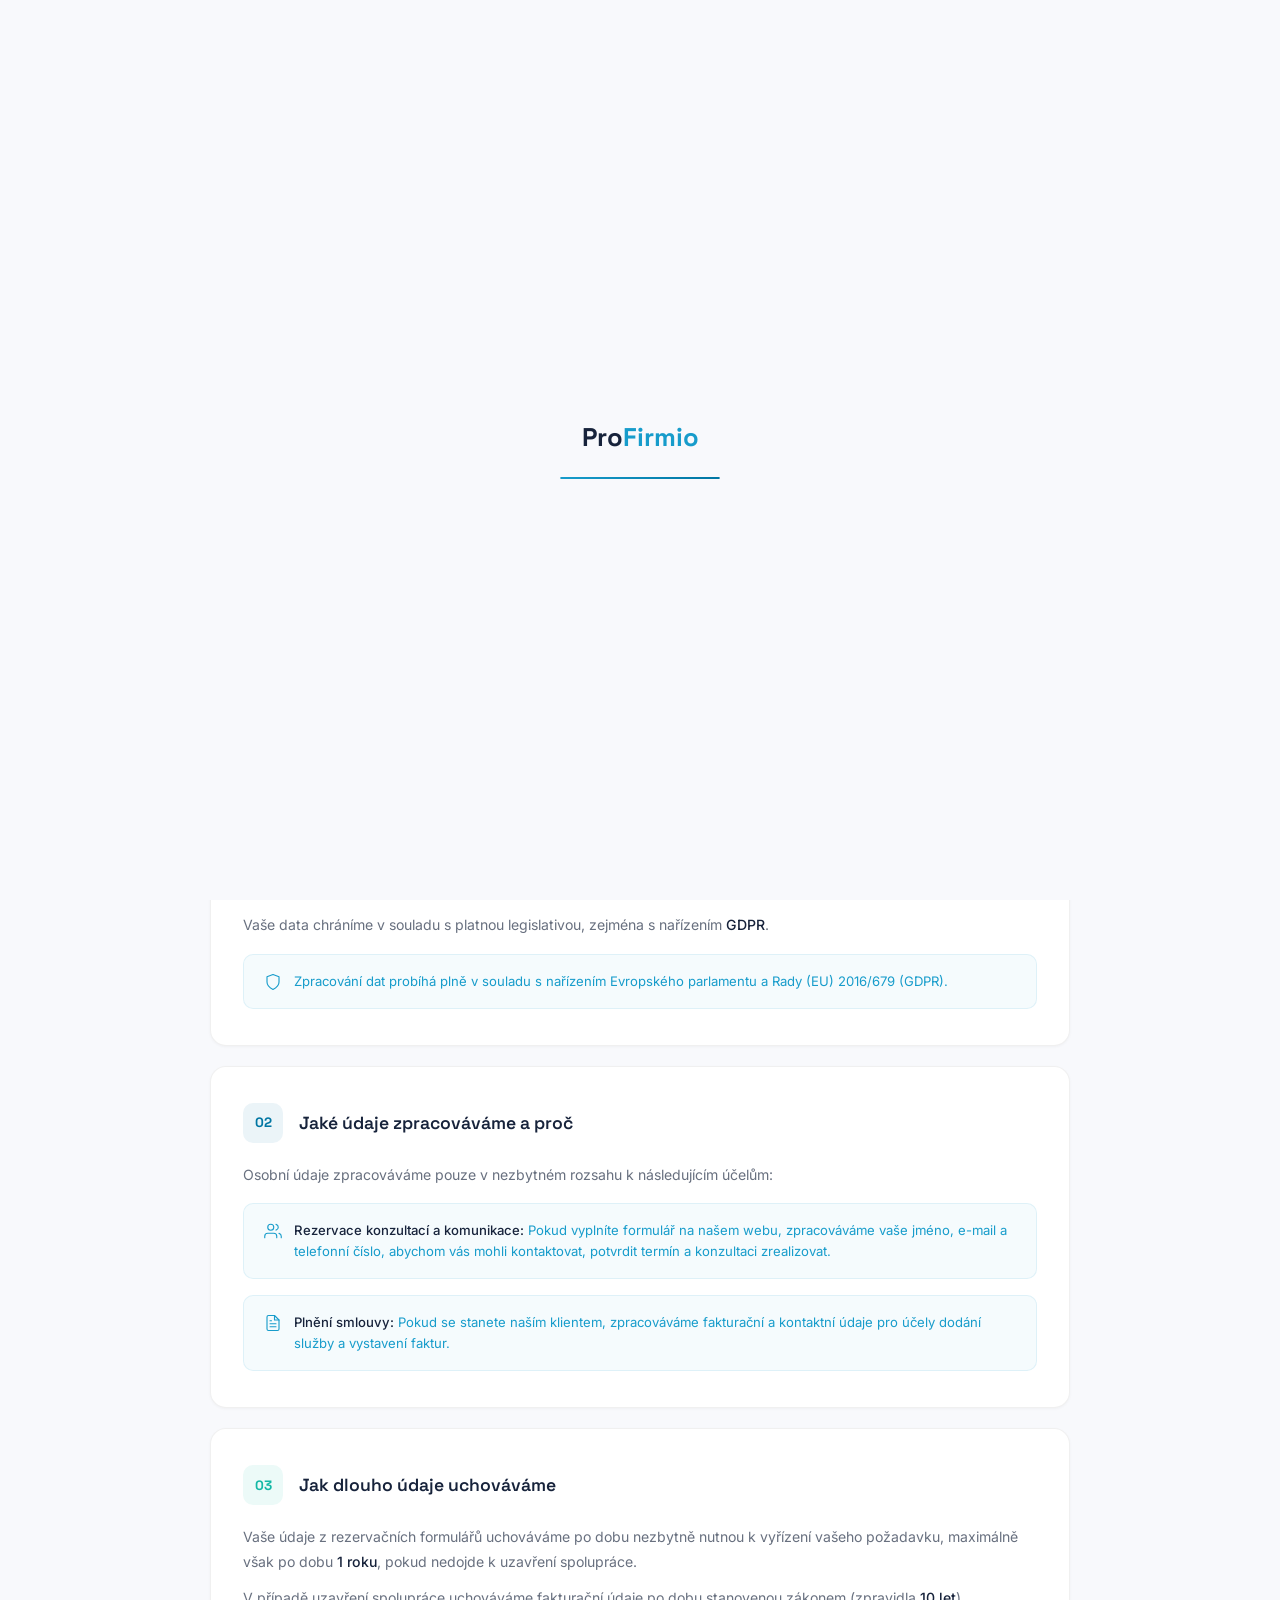
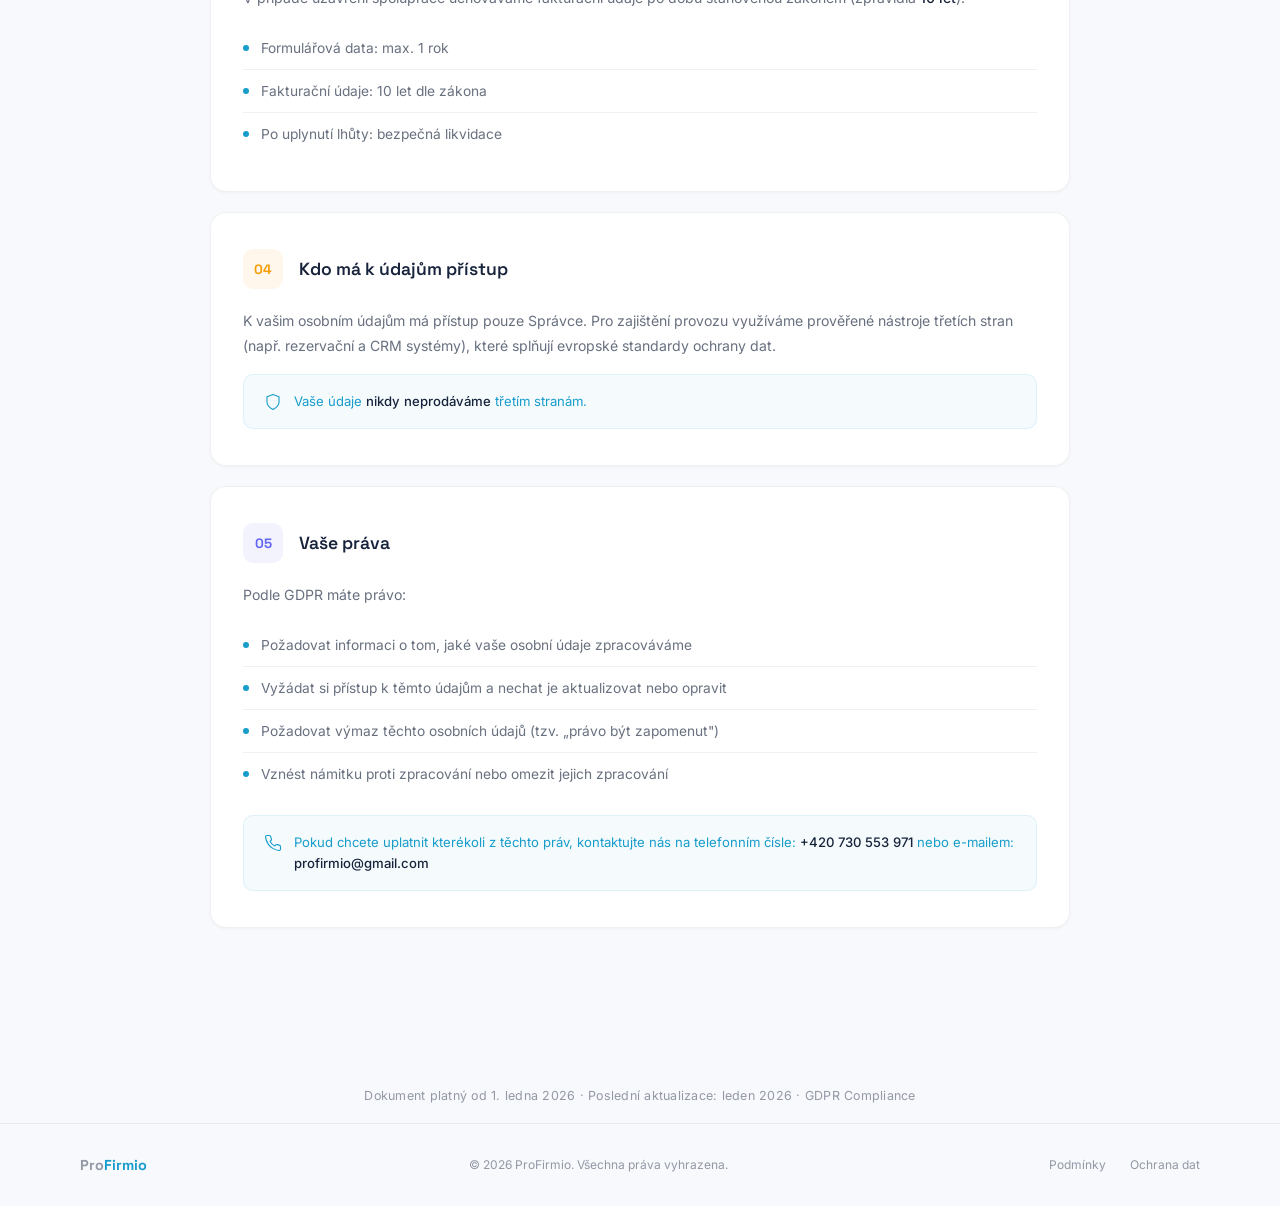
<file: gdpr.html>
<!DOCTYPE html>
<html lang="cs">
<head>
  <meta charset="UTF-8" />
  <meta name="viewport" content="width=device-width, initial-scale=1.0" />
  <title>Ochrana osobních údajů | KochTech</title>
  <style>
   @import url('https://fonts.googleapis.com/css2?family=Inter:wght@300;400;500;600;700;800&family=Space+Grotesk:wght@400;500;600;700&display=swap');

    *, *::before, *::after { box-sizing: border-box; margin: 0; padding: 0; }

    :root {
      --blue: #179ccb;
      --blue-light: #35c4ed;
      --blue-glow: #35c4ed;
      --purple: #0076a3; /* Nahrazeno tmavším odstínem z loga */
      --purple-light: #0da6d6;
      --bg: #f8f9fc;
      --bg-white: #ffffff;
      --glass-bg: rgba(255,255,255,0.7);
      --glass-border: rgba(0,0,0,0.06);
      --text-primary: #17233b;
      --text-secondary: rgba(23, 35, 59, 0.65);
      --text-muted: rgba(23, 35, 59, 0.45);
      --border-light: rgba(0,0,0,0.06);
      --shadow-sm: 0 1px 3px rgba(0,0,0,0.04);
      --shadow-md: 0 4px 20px rgba(0,0,0,0.06);
      --shadow-lg: 0 12px 40px rgba(0,0,0,0.08);
      --ease-out-expo: cubic-bezier(0.16, 1, 0.3, 1);
      --ease-out-quart: cubic-bezier(0.25, 1, 0.5, 1);
    }

    html { scroll-behavior: smooth; }

    body {
      font-family: 'Inter', sans-serif;
      background: var(--bg);
      color: var(--text-primary);
      overflow-x: hidden;
      -webkit-font-smoothing: antialiased;
    }

    /* ── CUSTOM CURSOR ─────────────────────────── */
    .cursor-dot {
      position: fixed;
      width: 8px; height: 8px;
      background: var(--blue);
      border-radius: 50%;
      pointer-events: none;
      z-index: 9999;
      mix-blend-mode: normal;
      transition: transform 0.15s var(--ease-out-expo);
      will-change: transform;
    }
    .cursor-ring {
      position: fixed;
      width: 36px; height: 36px;
      border: 1px solid rgba(23,156,203,0.3);
      border-radius: 50%;
      pointer-events: none;
      z-index: 9998;
      transition: width 0.4s var(--ease-out-expo), height 0.4s var(--ease-out-expo), border-color 0.3s;
      will-change: transform;
    }
    .cursor-ring.hovering {
      width: 56px; height: 56px;
      border-color: rgba(23,156,203,0.5);
    }

    /* ── GRAIN OVERLAY ─────────────────────────── */
    .grain {
      position: fixed;
      inset: 0;
      z-index: 1;
      pointer-events: none;
      opacity: 0.018;
      background-image: url("data:image/svg+xml,%3Csvg viewBox='0 0 256 256' xmlns='http://www.w3.org/2000/svg'%3E%3Cfilter id='noise'%3E%3CfeTurbulence type='fractalNoise' baseFrequency='0.9' numOctaves='4' stitchTiles='stitch'/%3E%3C/filter%3E%3Crect width='100%25' height='100%25' filter='url(%23noise)' opacity='1'/%3E%3C/svg%3E");
      background-repeat: repeat;
      background-size: 200px 200px;
    }

    /* ── LOADER ─────────────────────────────────── */
    .loader {
      position: fixed;
      inset: 0;
      z-index: 10000;
      background: var(--bg);
      display: flex;
      align-items: center;
      justify-content: center;
      flex-direction: column;
      gap: 24px;
      transition: opacity 0.8s var(--ease-out-expo), visibility 0.8s;
    }
    .loader.hidden { opacity: 0; visibility: hidden; }
    .loader-logo {
      font-family: 'Space Grotesk', sans-serif;
      font-weight: 700;
      font-size: 1.6rem;
      color: var(--text-primary);
      opacity: 0;
      transform: translateY(12px);
      animation: loaderFadeIn 0.6s 0.2s var(--ease-out-expo) forwards;
    }
    .loader-logo span { color: var(--blue); }
    .loader-bar-track {
      width: 160px; height: 2px;
      background: var(--border-light);
      border-radius: 2px;
      overflow: hidden;
      opacity: 0;
      animation: loaderFadeIn 0.6s 0.4s var(--ease-out-expo) forwards;
    }
    .loader-bar {
      width: 0%; height: 100%;
      background: linear-gradient(90deg, var(--blue), var(--purple));
      border-radius: 2px;
      animation: loaderProgress 1.4s 0.5s var(--ease-out-expo) forwards;
    }
    @keyframes loaderFadeIn { to { opacity: 1; transform: translateY(0); } }
    @keyframes loaderProgress { to { width: 100%; } }

    /* ── NAV ────────────────────────────────────── */
    nav {
      position: fixed;
      top: 0; left: 0; right: 0;
      z-index: 1000;
      display: flex;
      align-items: center;
      justify-content: space-between;
      padding: 0 48px;
      height: 72px;
      background: transparent;
      transition: background 0.5s var(--ease-out-quart),
                  backdrop-filter 0.5s var(--ease-out-quart),
                  box-shadow 0.5s;
    }
    nav.scrolled {
      background: rgba(248,249,252,0.85);
      backdrop-filter: blur(24px);
      -webkit-backdrop-filter: blur(24px);
      box-shadow: 0 1px 0 rgba(0,0,0,0.04);
    }
    .nav-logo {
      font-family: 'Space Grotesk', sans-serif;
      font-weight: 700;
      font-size: 1.05rem;
      color: var(--text-primary);
      text-decoration: none;
    }
    .nav-logo span { color: var(--blue); }
    .nav-links {
      display: flex;
      align-items: center;
      gap: 36px;
      list-style: none;
    }
    .nav-links a {
      color: var(--text-secondary);
      text-decoration: none;
      font-size: 0.82rem;
      font-weight: 400;
      transition: color 0.3s;
      position: relative;
      padding: 4px 0;
    }
    .nav-links a::after {
      content: '';
      position: absolute;
      bottom: -2px; left: 0;
      width: 0; height: 1.5px;
      background: var(--blue);
      transition: width 0.4s var(--ease-out-expo);
    }
    .nav-links a:hover { color: var(--text-primary); }
    .nav-links a:hover::after { width: 100%; }
    .nav-cta {
      padding: 8px 20px !important;
      background: rgba(23,156,203,0.08);
      border: 1px solid rgba(23,156,203,0.15);
      border-radius: 6px;
      color: var(--blue) !important;
      font-weight: 500 !important;
      transition: background 0.3s, border-color 0.3s !important;
    }
    .nav-cta::after { display: none !important; }
    .nav-cta:hover {
      background: rgba(23,156,203,0.14) !important;
      border-color: rgba(23,156,203,0.3) !important;
    }

    /* ── HERO HEADER ───────────────────────────── */
    .hero-header {
      position: relative;
      padding: 160px 80px 100px;
      overflow: hidden;
      text-align: center;
    }
    .hero-gradient {
      position: absolute;
      inset: 0;
      overflow: hidden;
      z-index: 0;
    }
    .hero-gradient .orb {
      position: absolute;
      border-radius: 50%;
      filter: blur(120px);
      opacity: 0;
      animation: orbFadeIn 2s var(--ease-out-expo) forwards;
    }
    .orb-1 {
      width: 600px; height: 600px;
      background: radial-gradient(circle, rgba(23,156,203,0.12) 0%, transparent 70%);
      top: -20%; left: 10%;
      animation-delay: 0.3s !important;
    }
    .orb-2 {
      width: 400px; height: 400px;
      background: radial-gradient(circle, rgba(0,118,163,0.1) 0%, transparent 70%);
      top: -10%; right: 15%;
      animation-delay: 0.6s !important;
    }
    .orb-3 {
      width: 300px; height: 300px;
      background: radial-gradient(circle, rgba(53,196,237,0.08) 0%, transparent 70%);
      bottom: 0; left: 40%;
      animation-delay: 0.9s !important;
    }
    @keyframes orbFadeIn { to { opacity: 1; } }

    .hero-grid {
      position: absolute;
      inset: 0;
      z-index: 1;
      background-image:
        linear-gradient(rgba(0,0,0,0.025) 1px, transparent 1px),
        linear-gradient(90deg, rgba(0,0,0,0.025) 1px, transparent 1px);
      background-size: 80px 80px;
      mask-image: radial-gradient(ellipse 70% 70% at 50% 40%, black 0%, transparent 100%);
      -webkit-mask-image: radial-gradient(ellipse 70% 70% at 50% 40%, black 0%, transparent 100%);
    }

    .hero-header-content {
      position: relative;
      z-index: 10;
      max-width: 700px;
      margin: 0 auto;
      text-align: center;
    }
    .hero-header-content .hero-badge {
      margin-left: auto;
      margin-right: auto;
    }
    .hero-badge {
      display: inline-flex;
      align-items: center;
      gap: 8px;
      background: rgba(23,156,203,0.06);
      border: 1px solid rgba(23,156,203,0.12);
      border-radius: 999px;
      padding: 7px 18px;
      font-size: 0.7rem;
      letter-spacing: 0.12em;
      text-transform: uppercase;
      color: var(--blue);
      margin-bottom: 28px;
      font-weight: 600;
      opacity: 0;
      transform: translateY(20px);
      animation: fadeInUp 0.8s 1.8s var(--ease-out-expo) forwards;
    }
    .hero-badge .dot {
      width: 6px; height: 6px;
      background: var(--blue);
      border-radius: 50%;
      animation: pulseDot 2.5s infinite;
    }
    @keyframes pulseDot {
      0%, 100% { opacity: 1; }
      50% { opacity: 0.4; }
    }
    @keyframes fadeInUp {
      to { opacity: 1; transform: translateY(0); }
    }

    .hero-header h1 {
      font-family: 'Space Grotesk', sans-serif;
      font-size: clamp(2.2rem, 4.5vw, 3.4rem);
      font-weight: 700;
      line-height: 1.1;
      letter-spacing: -0.03em;
      color: var(--text-primary);
      margin-bottom: 20px;
      opacity: 0;
      transform: translateY(20px);
      animation: fadeInUp 0.9s 2s var(--ease-out-expo) forwards;
    }
    .hero-header h1 .accent {
      background: linear-gradient(90deg, var(--blue), var(--purple));
      -webkit-background-clip: text;
      -webkit-text-fill-color: transparent;
      background-clip: text;
    }
    .hero-header-sub {
      font-size: 1rem;
      line-height: 1.7;
      color: var(--text-secondary);
      max-width: 520px;
      margin: 0 auto;
      opacity: 0;
      transform: translateY(20px);
      animation: fadeInUp 0.9s 2.2s var(--ease-out-expo) forwards;
    }
    .hero-header-sub strong {
      color: var(--text-primary);
      font-weight: 600;
    }

    /* ── CONTENT AREA ──────────────────────────── */
    .content-area {
      padding: 0 80px 100px;
      position: relative;
      z-index: 10;
    }
    .content-inner {
      max-width: 860px;
      margin: 0 auto;
      /* Offset to visually center content accounting for sidebar */
      padding-left: 0;
    }

    /* ── PROVIDER INFO CARD ────────────────────── */
    .provider-card {
      background: var(--bg-white);
      border: 1px solid var(--border-light);
      border-radius: 16px;
      padding: 32px;
      margin-bottom: 40px;
      box-shadow: var(--shadow-md);
      display: flex;
      align-items: center;
      gap: 24px;
      opacity: 0;
      transform: translateY(30px);
      transition: opacity 0.9s var(--ease-out-expo), transform 0.9s var(--ease-out-expo);
    }
    .provider-card.visible { opacity: 1; transform: translateY(0); }
    .provider-icon {
      width: 56px; height: 56px;
      border-radius: 14px;
      background: linear-gradient(135deg, var(--blue), var(--purple));
      display: flex;
      align-items: center;
      justify-content: center;
      flex-shrink: 0;
    }
    .provider-icon svg { width: 24px; height: 24px; stroke: #fff; fill: none; stroke-width: 1.5; }
    .provider-info h3 {
      font-family: 'Space Grotesk', sans-serif;
      font-size: 1rem;
      font-weight: 600;
      margin-bottom: 4px;
    }
    .provider-info p {
      font-size: 0.82rem;
      color: var(--text-secondary);
      line-height: 1.5;
    }
    .provider-info span {
      color: var(--blue);
      font-weight: 500;
    }

    /* ── SECTION CARDS ─────────────────────────── */
    .terms-card {
      background: var(--bg-white);
      border: 1px solid var(--border-light);
      border-radius: 16px;
      padding: 36px 32px;
      margin-bottom: 20px;
      box-shadow: var(--shadow-sm);
      position: relative;
      overflow: hidden;
      transition: border-color 0.4s, box-shadow 0.4s, transform 0.4s var(--ease-out-expo);
      cursor: default;
      opacity: 0;
      transform: translateY(30px);
    }
    .terms-card.visible { opacity: 1; transform: translateY(0); }
    .terms-card:hover {
      border-color: rgba(23,156,203,0.15);
      box-shadow: var(--shadow-md);
      transform: translateY(-2px);
    }
    .terms-card::before {
      content: '';
      position: absolute;
      top: 0; left: 0;
      width: 3px;
      height: 100%;
      background: linear-gradient(180deg, var(--blue), var(--purple));
      opacity: 0;
      transition: opacity 0.4s;
    }
    .terms-card:hover::before { opacity: 1; }

    .tc-header {
      display: flex;
      align-items: center;
      gap: 16px;
      margin-bottom: 20px;
    }
    .tc-number {
      width: 40px; height: 40px;
      border-radius: 10px;
      display: flex;
      align-items: center;
      justify-content: center;
      font-family: 'Space Grotesk', sans-serif;
      font-weight: 700;
      font-size: 0.85rem;
      flex-shrink: 0;
    }
    .tc-number.blue { background: rgba(23,156,203,0.08); color: var(--blue); }
    .tc-number.purple { background: rgba(0,118,163,0.08); color: var(--purple); }
    .tc-number.teal { background: rgba(20,184,166,0.08); color: #14b8a6; }
    .tc-number.amber { background: rgba(245,158,11,0.08); color: #f59e0b; }
    .tc-number.rose { background: rgba(244,63,94,0.08); color: #f43f5e; }
    .tc-number.indigo { background: rgba(99,102,241,0.08); color: #6366f1; }

    .tc-header h2 {
      font-family: 'Space Grotesk', sans-serif;
      font-size: 1.1rem;
      font-weight: 600;
      color: var(--text-primary);
    }

    .tc-body p {
      font-size: 0.88rem;
      line-height: 1.75;
      color: var(--text-secondary);
    }
    .tc-body p + p { margin-top: 12px; }
    .tc-body strong {
      color: var(--text-primary);
      font-weight: 500;
    }

    /* ── INFO BOX ──────────────────────────────── */
    .info-box {
      background: rgba(23,156,203,0.04);
      border: 1px solid rgba(23,156,203,0.1);
      border-radius: 10px;
      padding: 16px 20px;
      margin-top: 16px;
      display: flex;
      align-items: flex-start;
      gap: 12px;
    }
    .info-box svg {
      width: 18px; height: 18px;
      stroke: var(--blue);
      fill: none;
      stroke-width: 1.5;
      flex-shrink: 0;
      margin-top: 2px;
    }
    .info-box p {
      font-size: 0.82rem !important;
      color: var(--blue) !important;
      line-height: 1.6 !important;
    }

    /* ── KEY POINTS LIST ───────────────────────── */
    .key-points {
      list-style: none;
      margin-top: 16px;
    }
    .key-points li {
      display: flex;
      align-items: flex-start;
      gap: 12px;
      padding: 10px 0;
      border-bottom: 1px solid var(--border-light);
      font-size: 0.86rem;
      color: var(--text-secondary);
      line-height: 1.6;
    }
    .key-points li:last-child { border-bottom: none; }
    .key-points li .kp-dot {
      width: 6px; height: 6px;
      border-radius: 50%;
      background: var(--blue);
      flex-shrink: 0;
      margin-top: 8px;
    }

    /* ── BACK BUTTON ───────────────────────────── */
    .back-btn {
      display: inline-flex;
      align-items: center;
      gap: 8px;
      color: var(--blue);
      font-size: 0.82rem;
      font-weight: 500;
      text-decoration: none;
      padding: 10px 20px;
      background: rgba(23,156,203,0.06);
      border: 1px solid rgba(23,156,203,0.12);
      border-radius: 8px;
      transition: background 0.3s, border-color 0.3s, transform 0.3s var(--ease-out-expo);
      margin-bottom: 40px;
    }
    .back-btn:hover {
      background: rgba(23,156,203,0.12);
      border-color: rgba(23,156,203,0.25);
      transform: translateX(-4px);
    }
    .back-btn svg {
      width: 16px; height: 16px;
      stroke: currentColor;
      fill: none;
      stroke-width: 2;
    }

    /* ── EFFECTIVE DATE FOOTER ─────────────────── */
    .effective-date {
      text-align: center;
      padding: 40px 80px 20px;
      font-size: 0.78rem;
      color: var(--text-muted);
      letter-spacing: 0.02em;
    }

    /* ── FOOTER ─────────────────────────────────── */
    footer {
      padding: 32px 80px;
      border-top: 1px solid var(--border-light);
      display: flex;
      align-items: center;
      justify-content: space-between;
    }
    .footer-logo {
      font-family: 'Space Grotesk', sans-serif;
      font-weight: 700;
      font-size: 0.9rem;
      color: var(--text-muted);
    }
    .footer-logo span { color: var(--blue); }
    footer p {
      font-size: 0.75rem;
      color: var(--text-muted);
      text-align: center;
    }
    footer .footer-links { display: flex; gap: 24px; }
    footer a {
      color: var(--text-muted);
      font-size: 0.75rem;
      text-decoration: none;
      transition: color 0.3s;
    }
    footer a:hover { color: var(--text-primary); }

    /* ── STICKY SIDEBAR NAV ────────────────────── */
    .content-area {
      position: relative;
      padding: 0 80px 100px;
      padding-left: 80px;
    }
    .content-inner {
      max-width: 860px;
      margin: 0 auto;
    }
    .sidebar-nav {
      position: fixed;
      top: 50%;
      left: 28px;
      transform: translateY(-50%);
      width: 200px;
      z-index: 100;
      background: var(--bg-white);
      border: 1px solid var(--border-light);
      border-radius: 16px;
      padding: 20px 0;
      box-shadow: 0 8px 32px rgba(0,0,0,0.06);
    }
    .sidebar-nav-label {
      font-family: 'Space Grotesk', sans-serif;
      font-size: 0.65rem;
      font-weight: 700;
      letter-spacing: 0.12em;
      text-transform: uppercase;
      color: var(--text-muted);
      margin-bottom: 16px;
      padding-left: 16px;
    }
    .sidebar-nav ul {
      list-style: none;
      display: flex;
      flex-direction: column;
      gap: 2px;
    }
    .sidebar-nav a {
      display: flex;
      align-items: center;
      gap: 12px;
      text-decoration: none;
      padding: 10px 16px;
      border-radius: 10px;
      font-size: 0.8rem;
      font-weight: 400;
      color: var(--text-secondary);
      transition: background 0.3s, color 0.3s, transform 0.3s var(--ease-out-expo);
      position: relative;
    }
    .sidebar-nav a:hover {
      background: rgba(23,156,203,0.05);
      color: var(--text-primary);
      transform: translateX(2px);
    }
    .sidebar-nav a.active {
      background: rgba(23,156,203,0.07);
      color: var(--blue);
      font-weight: 500;
    }
    .sidebar-nav a.active::before {
      content: '';
      position: absolute;
      left: 0;
      top: 50%;
      transform: translateY(-50%);
      width: 3px;
      height: 20px;
      background: linear-gradient(180deg, var(--blue), var(--purple));
      border-radius: 0 3px 3px 0;
    }
    .sidebar-num {
      font-family: 'Space Grotesk', sans-serif;
      font-weight: 700;
      font-size: 0.7rem;
      width: 28px;
      height: 28px;
      border-radius: 8px;
      display: flex;
      align-items: center;
      justify-content: center;
      flex-shrink: 0;
      background: rgba(0,0,0,0.03);
      color: var(--text-muted);
      transition: background 0.3s, color 0.3s;
    }
    .sidebar-nav a:hover .sidebar-num {
      background: rgba(23,156,203,0.08);
      color: var(--blue-light);
    }
    .sidebar-nav a.active .sidebar-num {
      background: rgba(23,156,203,0.1);
      color: var(--blue);
    }
    .sidebar-progress {
      margin-top: 24px;
      padding: 0 16px;
    }
    .sidebar-progress-label {
      font-size: 0.68rem;
      color: var(--text-muted);
      margin-bottom: 8px;
      display: flex;
      align-items: center;
      justify-content: space-between;
    }
    .sidebar-progress-track {
      width: 100%;
      height: 3px;
      background: rgba(0,0,0,0.04);
      border-radius: 3px;
      overflow: hidden;
    }
    .sidebar-progress-bar {
      height: 100%;
      width: 0%;
      background: linear-gradient(90deg, var(--blue), var(--purple));
      border-radius: 3px;
      transition: width 0.5s var(--ease-out-expo);
    }

    @media (max-width: 1200px) {
      .sidebar-nav { display: none; }
      .content-area { padding-left: 80px; }
    }

    /* ── SCROLLBAR ──────────────────────────────── */
    ::-webkit-scrollbar { width: 4px; }
    ::-webkit-scrollbar-track { background: transparent; }
    ::-webkit-scrollbar-thumb { background: rgba(0,0,0,0.08); border-radius: 4px; }
    ::-webkit-scrollbar-thumb:hover { background: rgba(0,0,0,0.15); }

    /* ── RESPONSIVE ─────────────────────────────── */
    @media (max-width: 768px) {
      .hero-header { padding: 140px 24px 70px; }
      .content-area { padding: 0 24px 60px !important; padding-left: 24px !important; }
      nav { padding: 0 24px; }
      .nav-links { display: none; }
      footer { padding: 24px; flex-direction: column; gap: 12px; text-align: center; }
      .provider-card { flex-direction: column; text-align: center; }
      .terms-card { padding: 28px 24px; }
    }
  </style>
</head>
<body>

<div class="loader" id="loader">
  <div class="loader-logo">Pro<span>Firmio</span></div>
  <div class="loader-bar-track"><div class="loader-bar"></div></div>
</div>

<div class="grain"></div>
<div class="cursor-dot" id="cursorDot"></div>
<div class="cursor-ring" id="cursorRing"></div>

<nav id="mainNav">
  <a href="#" class="nav-logo">Pro<span>Firmio</span></a>
  <ul class="nav-links">
    <li><a href="index.html#sluzby">Služby</a></li>
    <!-- <li><a href="#">Reference</a></li> -->
    <li><a href="index.html#kontakt" class="nav-cta">Kontakt</a></li>
  </ul>
</nav>

<section class="hero-header">
  <div class="hero-gradient">
    <div class="orb orb-1"></div>
    <div class="orb orb-2"></div>
    <div class="orb orb-3"></div>
  </div>
  <div class="hero-grid"></div>

  <div class="hero-header-content">
    <div class="hero-badge">
      <span class="dot"></span>
      Právní dokumentace
    </div>
    <h1>Zásady ochrany <span class="accent">osobních údajů</span></h1>
    <p class="hero-header-sub">Vaše soukromí bereme vážně. Zde najdete kompletní informace o tom, jak <strong>zpracováváme a chráníme</strong> vaše osobní údaje v souladu s GDPR.</p>
  </div>
</section>

<div class="content-area">
    <!-- Sidebar Navigation -->
    <aside class="sidebar-nav" id="sidebarNav">
      <div class="sidebar-nav-label">Obsah</div>
      <ul>
        <li><a href="#section-01" data-section="section-01"><span class="sidebar-num">01</span>Správce údajů</a></li>
        <li><a href="#section-02" data-section="section-02"><span class="sidebar-num">02</span>Rozsah zpracování</a></li>
        <li><a href="#section-03" data-section="section-03"><span class="sidebar-num">03</span>Doba uchovávání</a></li>
        <li><a href="#section-04" data-section="section-04"><span class="sidebar-num">04</span>Přístup k údajům</a></li>
        <li><a href="#section-05" data-section="section-05"><span class="sidebar-num">05</span>Vaše práva</a></li>
      </ul>
      <div class="sidebar-progress">
        <div class="sidebar-progress-label">
          <span>Přečteno</span>
          <span id="progressPercent">0%</span>
        </div>
        <div class="sidebar-progress-track">
          <div class="sidebar-progress-bar" id="progressBar"></div>
        </div>
      </div>
    </aside>

    <div class="content-inner">

    <a href="index.html" class="back-btn reveal">
      <svg viewBox="0 0 24 24" stroke-linecap="round" stroke-linejoin="round"><path d="M19 12H5"/><path d="M12 19l-7-7 7-7"/></svg>
      Zpět na hlavní stránku
    </a>

    <!-- Provider card -->
    <div class="provider-card reveal">
      <div class="provider-icon">
        <svg viewBox="0 0 24 24" stroke-linecap="round" stroke-linejoin="round"><path d="M12 22s8-4 8-10V5l-8-3-8 3v7c0 6 8 10 8 10z"/></svg>
      </div>
      <div class="provider-info">
        <h3>Správce osobních údajů</h3>
        <p><span>Vladimír Kochan</span> · IČO: 00785679 · Tel.: +420 730 553 971 · e-mail: profirmio@gmail.com</p>
      </div>
    </div>

    <!-- Section 1 -->
    <div class="terms-card reveal" id="section-01" style="transition-delay:0s">
      <div class="tc-header">
        <div class="tc-number blue">01</div>
        <h2>Kdo zpracovává vaše údaje (Správce)</h2>
      </div>
      <div class="tc-body">
        <p>Správcem vašich osobních údajů je <strong>Vladimír Kochan</strong>, IČO: 00785679, Tel.: +420 730 553 971 (dále jen „Správce").</p>
        <p>Vaše data chráníme v souladu s platnou legislativou, zejména s nařízením <strong>GDPR</strong>.</p>
        <div class="info-box">
          <svg viewBox="0 0 24 24" stroke-linecap="round" stroke-linejoin="round"><path d="M12 22s8-4 8-10V5l-8-3-8 3v7c0 6 8 10 8 10z"/></svg>
          <p>Zpracování dat probíhá plně v souladu s nařízením Evropského parlamentu a Rady (EU) 2016/679 (GDPR).</p>
        </div>
      </div>
    </div>

    <!-- Section 2 -->
    <div class="terms-card reveal" id="section-02" style="transition-delay:0.08s">
      <div class="tc-header">
        <div class="tc-number purple">02</div>
        <h2>Jaké údaje zpracováváme a proč</h2>
      </div>
      <div class="tc-body">
        <p>Osobní údaje zpracováváme pouze v nezbytném rozsahu k následujícím účelům:</p>
        <div class="info-box">
          <svg viewBox="0 0 24 24" stroke-linecap="round" stroke-linejoin="round"><path d="M17 21v-2a4 4 0 0 0-4-4H5a4 4 0 0 0-4 4v2"/><circle cx="9" cy="7" r="4"/><path d="M23 21v-2a4 4 0 0 0-3-3.87"/><path d="M16 3.13a4 4 0 0 1 0 7.75"/></svg>
          <p><strong>Rezervace konzultací a komunikace:</strong> Pokud vyplníte formulář na našem webu, zpracováváme vaše jméno, e-mail a telefonní číslo, abychom vás mohli kontaktovat, potvrdit termín a konzultaci zrealizovat.</p>
        </div>
        <div class="info-box">
          <svg viewBox="0 0 24 24" stroke-linecap="round" stroke-linejoin="round"><path d="M14 2H6a2 2 0 0 0-2 2v16a2 2 0 0 0 2 2h12a2 2 0 0 0 2-2V8z"/><polyline points="14 2 14 8 20 8"/><line x1="16" y1="13" x2="8" y2="13"/><line x1="16" y1="17" x2="8" y2="17"/><polyline points="10 9 9 9 8 9"/></svg>
          <p><strong>Plnění smlouvy:</strong> Pokud se stanete naším klientem, zpracováváme fakturační a kontaktní údaje pro účely dodání služby a vystavení faktur.</p>
        </div>
      </div>
    </div>

    <!-- Section 3 -->
    <div class="terms-card reveal" id="section-03" style="transition-delay:0.16s">
      <div class="tc-header">
        <div class="tc-number teal">03</div>
        <h2>Jak dlouho údaje uchováváme</h2>
      </div>
      <div class="tc-body">
        <p>Vaše údaje z rezervačních formulářů uchováváme po dobu nezbytně nutnou k vyřízení vašeho požadavku, maximálně však po dobu <strong>1 roku</strong>, pokud nedojde k uzavření spolupráce.</p>
        <p>V případě uzavření spolupráce uchováváme fakturační údaje po dobu stanovenou zákonem (zpravidla <strong>10 let</strong>).</p>
        <ul class="key-points">
          <li><span class="kp-dot"></span>Formulářová data: max. 1 rok</li>
          <li><span class="kp-dot"></span>Fakturační údaje: 10 let dle zákona</li>
          <li><span class="kp-dot"></span>Po uplynutí lhůty: bezpečná likvidace</li>
        </ul>
      </div>
    </div>

    <!-- Section 4 -->
    <div class="terms-card reveal" id="section-04" style="transition-delay:0.24s">
      <div class="tc-header">
        <div class="tc-number amber">04</div>
        <h2>Kdo má k údajům přístup</h2>
      </div>
      <div class="tc-body">
        <p>K vašim osobním údajům má přístup pouze Správce. Pro zajištění provozu využíváme prověřené nástroje třetích stran (např. rezervační a CRM systémy), které splňují evropské standardy ochrany dat.</p>
        <div class="info-box">
          <svg viewBox="0 0 24 24" stroke-linecap="round" stroke-linejoin="round"><path d="M12 22s8-4 8-10V5l-8-3-8 3v7c0 6 8 10 8 10z"/></svg>
          <p>Vaše údaje <strong>nikdy neprodáváme</strong> třetím stranám.</p>
        </div>
      </div>
    </div>

    <!-- Section 5 -->
    <div class="terms-card reveal" id="section-05" style="transition-delay:0.32s">
      <div class="tc-header">
        <div class="tc-number indigo">05</div>
        <h2>Vaše práva</h2>
      </div>
      <div class="tc-body">
        <p>Podle GDPR máte právo:</p>
        <ul class="key-points">
          <li><span class="kp-dot"></span>Požadovat informaci o tom, jaké vaše osobní údaje zpracováváme</li>
          <li><span class="kp-dot"></span>Vyžádat si přístup k těmto údajům a nechat je aktualizovat nebo opravit</li>
          <li><span class="kp-dot"></span>Požadovat výmaz těchto osobních údajů (tzv. „právo být zapomenut")</li>
          <li><span class="kp-dot"></span>Vznést námitku proti zpracování nebo omezit jejich zpracování</li>
        </ul>
        <div class="info-box" style="margin-top:20px;">
          <svg viewBox="0 0 24 24" stroke-linecap="round" stroke-linejoin="round"><path d="M22 16.92v3a2 2 0 0 1-2.18 2 19.79 19.79 0 0 1-8.63-3.07 19.5 19.5 0 0 1-6-6 19.79 19.79 0 0 1-3.07-8.67A2 2 0 0 1 4.11 2h3a2 2 0 0 1 2 1.72c.127.96.361 1.903.7 2.81a2 2 0 0 1-.45 2.11L8.09 9.91a16 16 0 0 0 6 6l1.27-1.27a2 2 0 0 1 2.11-.45c.907.339 1.85.573 2.81.7A2 2 0 0 1 22 16.92z"/></svg>
          <p>Pokud chcete uplatnit kterékoli z těchto práv, kontaktujte nás na telefonním čísle: <strong>+420 730 553 971</strong> nebo e-mailem: <strong>profirmio@gmail.com</strong></p>
        </div>
      </div>
    </div>

  </div><!-- end content-inner -->
</div>

<div class="effective-date">
  Dokument platný od 1. ledna 2026 · Poslední aktualizace: leden 2026 · GDPR Compliance
</div>

<footer>
  <div class="footer-logo">Pro<span>Firmio</span></div>
  <p style="flex:1; text-align:center;">© 2026 ProFirmio. Všechna práva vyhrazena.</p>
  <div class="footer-links">
    <a href="podminky.html">Podmínky</a>
    <a href="gdpr.html">Ochrana dat</a>
  </div>
</footer>

<script>
/* ── LOADER ──────────────────────────────── */
window.addEventListener('load', () => {
  setTimeout(() => {
    document.getElementById('loader').classList.add('hidden');
  }, 2000);
});

/* ── CUSTOM CURSOR ───────────────────────── */
const dot = document.getElementById('cursorDot');
const ring = document.getElementById('cursorRing');
let mouseX = 0, mouseY = 0, ringX = 0, ringY = 0;
const isTouchDevice = 'ontouchstart' in window || navigator.maxTouchPoints > 0;
if (isTouchDevice) {
  dot.style.display = 'none';
  ring.style.display = 'none';
} else {
  document.addEventListener('mousemove', e => {
    mouseX = e.clientX;
    mouseY = e.clientY;
    dot.style.transform = `translate(${mouseX - 4}px, ${mouseY - 4}px)`;
  });
  function animateRing() {
    ringX += (mouseX - ringX) * 0.12;
    ringY += (mouseY - ringY) * 0.12;
    ring.style.transform = `translate(${ringX - 18}px, ${ringY - 18}px)`;
    requestAnimationFrame(animateRing);
  }
  animateRing();
  document.querySelectorAll('a, button, .terms-card, .provider-card, .back-btn').forEach(el => {
    el.addEventListener('mouseenter', () => ring.classList.add('hovering'));
    el.addEventListener('mouseleave', () => ring.classList.remove('hovering'));
  });
}

/* ── NAV SCROLL ──────────────────────────── */
const nav = document.getElementById('mainNav');
window.addEventListener('scroll', () => {
  nav.classList.toggle('scrolled', window.scrollY > 60);
}, { passive: true });

/* ── REVEAL ON SCROLL ────────────────────── */
const revealObserver = new IntersectionObserver((entries) => {
  entries.forEach(entry => {
    if (entry.isIntersecting) {
      entry.target.classList.add('visible');
    }
  });
}, { threshold: 0.08, rootMargin: '0px 0px -30px 0px' });

document.querySelectorAll('.reveal').forEach(el => revealObserver.observe(el));

/* ── SIDEBAR NAVIGATION ──────────────────── */
(function() {
  const sidebarLinks = document.querySelectorAll('.sidebar-nav a[data-section]');
  const sections = [];
  sidebarLinks.forEach(link => {
    const id = link.dataset.section;
    const el = document.getElementById(id);
    if (el) sections.push({ id, el, link });
  });

  const progressBar = document.getElementById('progressBar');
  const progressPercent = document.getElementById('progressPercent');

  function updateSidebar() {
    const scrollY = window.scrollY + 160;
    let activeId = sections[0]?.id;

    sections.forEach(({ id, el }) => {
      if (el.offsetTop <= scrollY) activeId = id;
    });

    sidebarLinks.forEach(link => {
      link.classList.toggle('active', link.dataset.section === activeId);
    });

    // Progress bar
    const contentArea = document.querySelector('.content-area');
    if (contentArea) {
      const top = contentArea.offsetTop;
      const height = contentArea.offsetHeight;
      const progress = Math.min(Math.max((window.scrollY - top + 300) / height, 0), 1);
      const pct = Math.round(progress * 100);
      if (progressBar) progressBar.style.width = pct + '%';
      if (progressPercent) progressPercent.textContent = pct + '%';
    }
  }

  window.addEventListener('scroll', updateSidebar, { passive: true });
  setTimeout(updateSidebar, 100);

  // Smooth scroll with offset
  sidebarLinks.forEach(link => {
    link.addEventListener('click', e => {
      e.preventDefault();
      const target = document.getElementById(link.dataset.section);
      if (target) {
        const top = target.offsetTop - 100;
        window.scrollTo({ top, behavior: 'smooth' });
      }
    });
  });
})();

/* ── CARD TILT ───────────────────────────── */
document.querySelectorAll('.terms-card').forEach(card => {
  card.addEventListener('mousemove', e => {
    const rect = card.getBoundingClientRect();
    const x = (e.clientX - rect.left) / rect.width - 0.5;
    const y = (e.clientY - rect.top) / rect.height - 0.5;
    card.style.transform = `translateY(-2px) perspective(600px) rotateX(${y * -2}deg) rotateY(${x * 2}deg)`;
  });
  card.addEventListener('mouseleave', () => {
    card.style.transform = '';
    card.style.transition = 'border-color 0.4s, box-shadow 0.4s, transform 0.6s var(--ease-out-expo)';
  });
  card.addEventListener('mouseenter', () => {
    card.style.transition = 'border-color 0.4s, box-shadow 0.4s, transform 0.15s ease-out';
  });
});
</script>
</body>
</html>
</file>
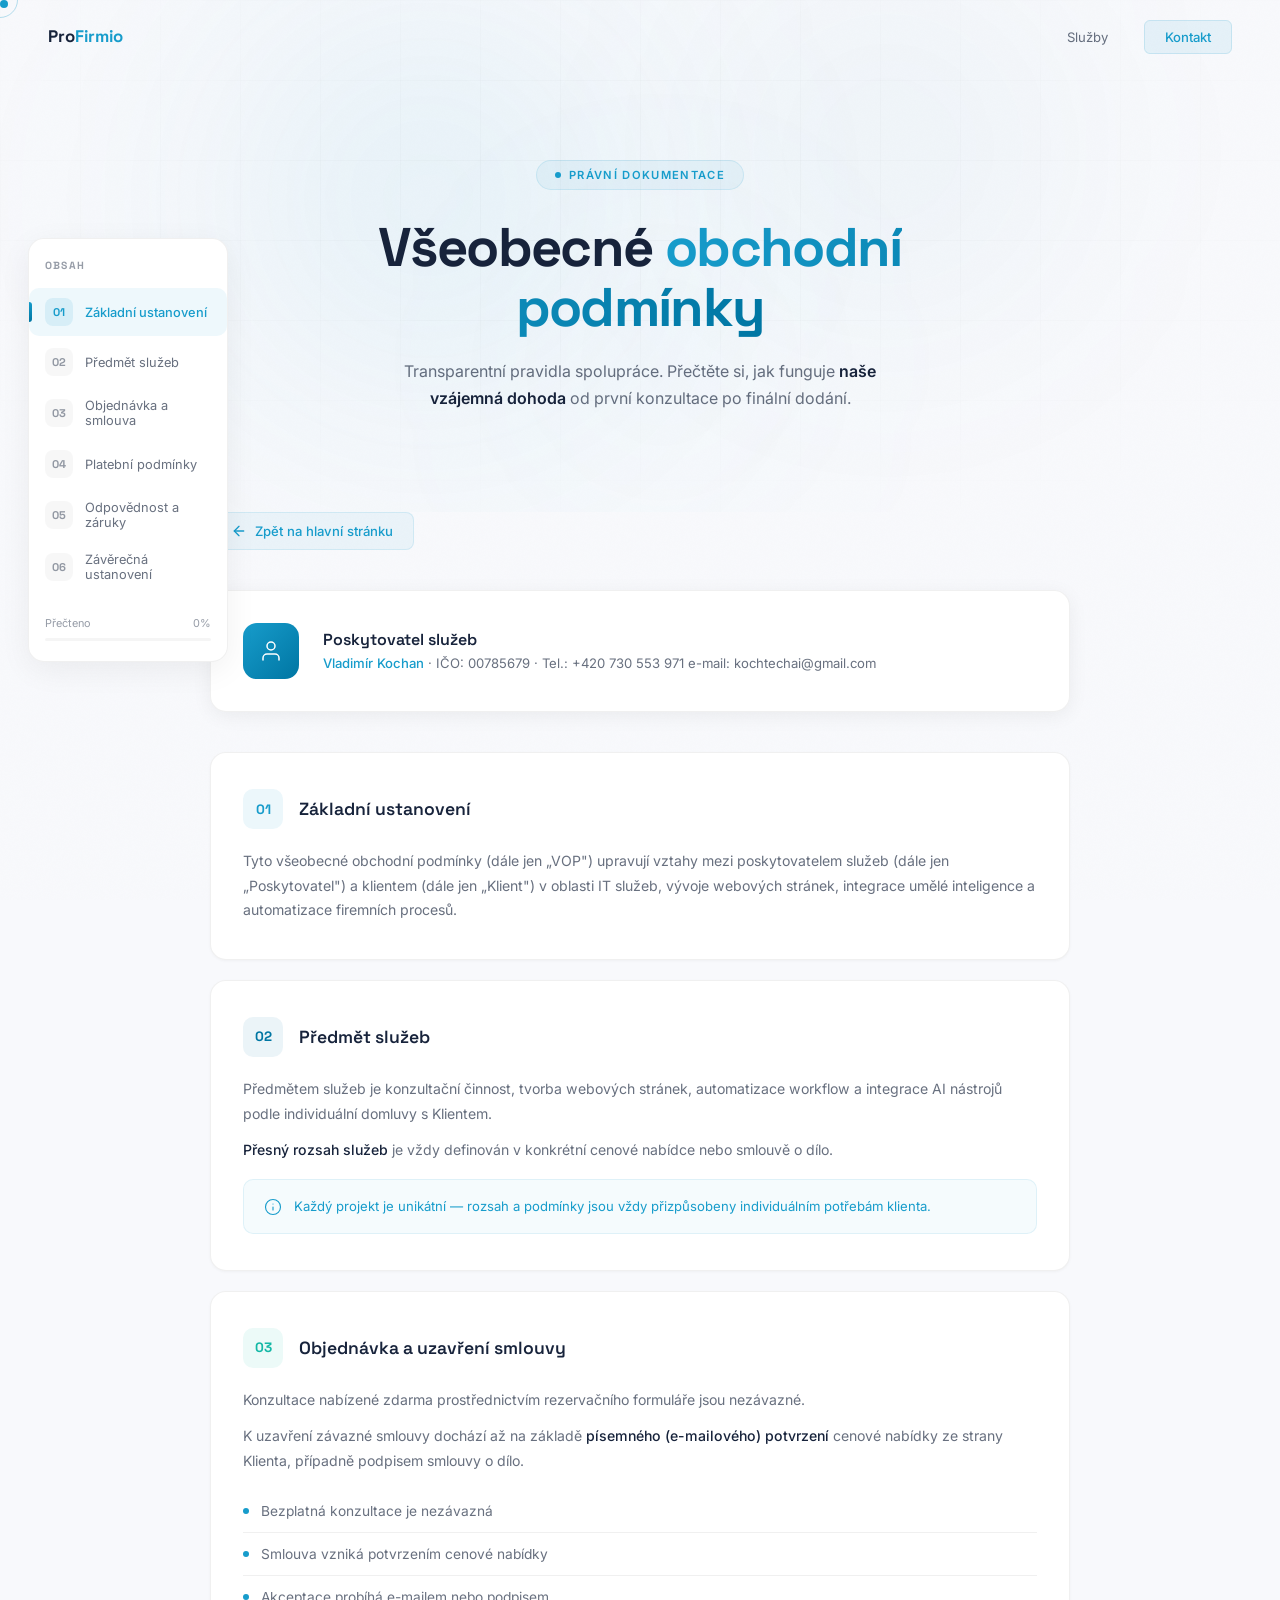
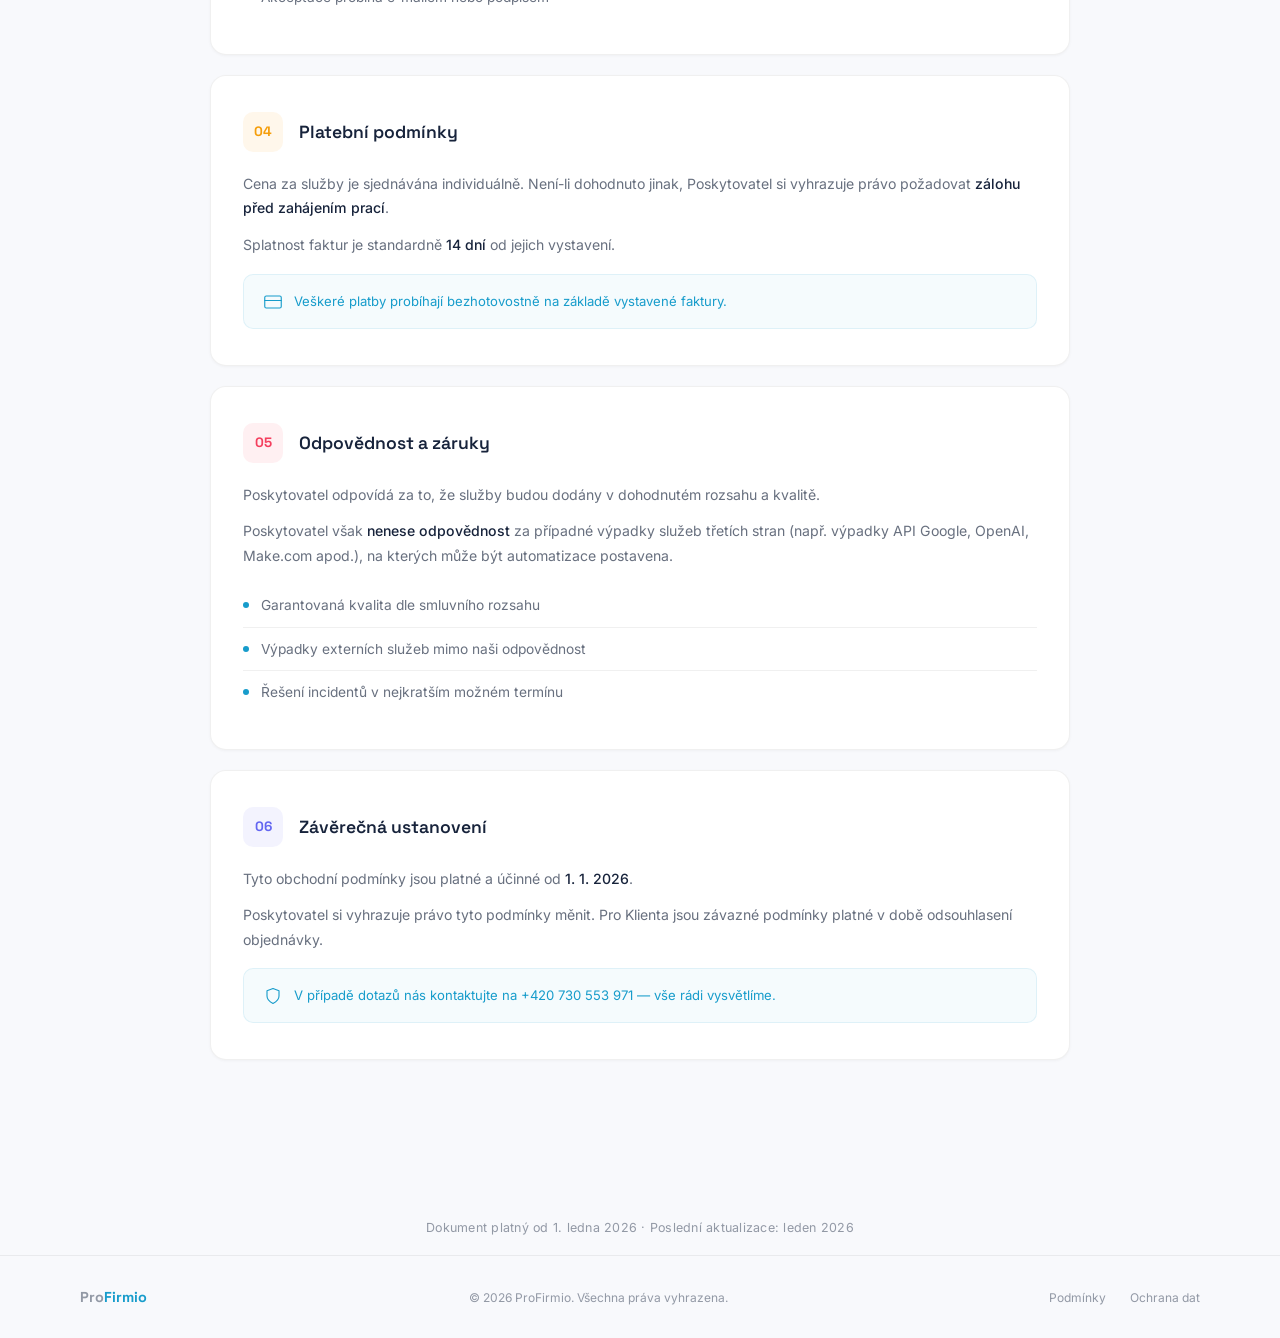
<file: podminky.html>
<!DOCTYPE html>
<html lang="cs">
<head>
  <meta charset="UTF-8" />
  <meta name="viewport" content="width=device-width, initial-scale=1.0" />
  <title>Obchodní podmínky | ProFirmio</title>
  <style>
    @import url('https://fonts.googleapis.com/css2?family=Inter:wght@300;400;500;600;700;800&family=Space+Grotesk:wght@400;500;600;700&display=swap');

    *, *::before, *::after { box-sizing: border-box; margin: 0; padding: 0; }

    :root {
      --blue: #179ccb;
      --blue-light: #35c4ed;
      --blue-glow: #35c4ed;
      --purple: #0076a3; /* Nahrazeno tmavším odstínem modré z loga */
      --purple-light: #0da6d6;
      --bg: #f8f9fc;
      --bg-white: #ffffff;
      --glass-bg: rgba(255,255,255,0.7);
      --glass-border: rgba(0,0,0,0.06);
      --text-primary: #17233b;
      --text-secondary: rgba(23, 35, 59, 0.65);
      --text-muted: rgba(23, 35, 59, 0.45);
      --border-light: rgba(0,0,0,0.06);
      --shadow-sm: 0 1px 3px rgba(0,0,0,0.04);
      --shadow-md: 0 4px 20px rgba(0,0,0,0.06);
      --shadow-lg: 0 12px 40px rgba(0,0,0,0.08);
      --ease-out-expo: cubic-bezier(0.16, 1, 0.3, 1);
      --ease-out-quart: cubic-bezier(0.25, 1, 0.5, 1);
    }

    html { scroll-behavior: smooth; }

    body {
      font-family: 'Inter', sans-serif;
      background: var(--bg);
      color: var(--text-primary);
      overflow-x: hidden;
      -webkit-font-smoothing: antialiased;
    }

    /* ── CUSTOM CURSOR ─────────────────────────── */
    .cursor-dot {
      position: fixed;
      width: 8px; height: 8px;
      background: var(--blue);
      border-radius: 50%;
      pointer-events: none;
      z-index: 9999;
      mix-blend-mode: normal;
      transition: transform 0.15s var(--ease-out-expo);
      will-change: transform;
    }
    .cursor-ring {
      position: fixed;
      width: 36px; height: 36px;
      border: 1px solid rgba(23,156,203,0.3);
      border-radius: 50%;
      pointer-events: none;
      z-index: 9998;
      transition: width 0.4s var(--ease-out-expo), height 0.4s var(--ease-out-expo), border-color 0.3s;
      will-change: transform;
    }
    .cursor-ring.hovering {
      width: 56px; height: 56px;
      border-color: rgba(23,156,203,0.5);
    }

    /* ── GRAIN OVERLAY ─────────────────────────── */
    .grain {
      position: fixed;
      inset: 0;
      z-index: 1;
      pointer-events: none;
      opacity: 0.018;
      background-image: url("data:image/svg+xml,%3Csvg viewBox='0 0 256 256' xmlns='http://www.w3.org/2000/svg'%3E%3Cfilter id='noise'%3E%3CfeTurbulence type='fractalNoise' baseFrequency='0.9' numOctaves='4' stitchTiles='stitch'/%3E%3C/filter%3E%3Crect width='100%25' height='100%25' filter='url(%23noise)' opacity='1'/%3E%3C/svg%3E");
      background-repeat: repeat;
      background-size: 200px 200px;
    }

    /* ── LOADER ─────────────────────────────────── */
    .loader {
      position: fixed;
      inset: 0;
      z-index: 10000;
      background: var(--bg);
      display: flex;
      align-items: center;
      justify-content: center;
      flex-direction: column;
      gap: 24px;
      transition: opacity 0.8s var(--ease-out-expo), visibility 0.8s;
    }
    .loader.hidden { opacity: 0; visibility: hidden; }
    .loader-logo {
      font-family: 'Space Grotesk', sans-serif;
      font-weight: 700;
      font-size: 1.6rem;
      color: var(--text-primary);
      opacity: 0;
      transform: translateY(12px);
      animation: loaderFadeIn 0.6s 0.2s var(--ease-out-expo) forwards;
    }
    .loader-logo span { color: var(--blue); }
    .loader-bar-track {
      width: 160px; height: 2px;
      background: var(--border-light);
      border-radius: 2px;
      overflow: hidden;
      opacity: 0;
      animation: loaderFadeIn 0.6s 0.4s var(--ease-out-expo) forwards;
    }
    .loader-bar {
      width: 0%; height: 100%;
      background: linear-gradient(90deg, var(--blue), var(--purple));
      border-radius: 2px;
      animation: loaderProgress 1.4s 0.5s var(--ease-out-expo) forwards;
    }
    @keyframes loaderFadeIn { to { opacity: 1; transform: translateY(0); } }
    @keyframes loaderProgress { to { width: 100%; } }

    /* ── NAV ────────────────────────────────────── */
    nav {
      position: fixed;
      top: 0; left: 0; right: 0;
      z-index: 1000;
      display: flex;
      align-items: center;
      justify-content: space-between;
      padding: 0 48px;
      height: 72px;
      background: transparent;
      transition: background 0.5s var(--ease-out-quart),
                  backdrop-filter 0.5s var(--ease-out-quart),
                  box-shadow 0.5s;
    }
    nav.scrolled {
      background: rgba(248,249,252,0.85);
      backdrop-filter: blur(24px);
      -webkit-backdrop-filter: blur(24px);
      box-shadow: 0 1px 0 rgba(0,0,0,0.04);
    }
    .nav-logo {
      font-family: 'Space Grotesk', sans-serif;
      font-weight: 700;
      font-size: 1.05rem;
      color: var(--text-primary);
      text-decoration: none;
    }
    .nav-logo span { color: var(--blue); }
    .nav-links {
      display: flex;
      align-items: center;
      gap: 36px;
      list-style: none;
    }
    .nav-links a {
      color: var(--text-secondary);
      text-decoration: none;
      font-size: 0.82rem;
      font-weight: 400;
      transition: color 0.3s;
      position: relative;
      padding: 4px 0;
    }
    .nav-links a::after {
      content: '';
      position: absolute;
      bottom: -2px; left: 0;
      width: 0; height: 1.5px;
      background: var(--blue);
      transition: width 0.4s var(--ease-out-expo);
    }
    .nav-links a:hover { color: var(--text-primary); }
    .nav-links a:hover::after { width: 100%; }
    .nav-cta {
      padding: 8px 20px !important;
      background: rgba(23,156,203,0.08);
      border: 1px solid rgba(23,156,203,0.15);
      border-radius: 6px;
      color: var(--blue) !important;
      font-weight: 500 !important;
      transition: background 0.3s, border-color 0.3s !important;
    }
    .nav-cta::after { display: none !important; }
    .nav-cta:hover {
      background: rgba(23,156,203,0.14) !important;
      border-color: rgba(23,156,203,0.3) !important;
    }

    /* ── HERO HEADER ───────────────────────────── */
    .hero-header {
      position: relative;
      padding: 160px 80px 100px;
      overflow: hidden;
      text-align: center;
    }
    .hero-gradient {
      position: absolute;
      inset: 0;
      overflow: hidden;
      z-index: 0;
    }
    .hero-gradient .orb {
      position: absolute;
      border-radius: 50%;
      filter: blur(120px);
      opacity: 0;
      animation: orbFadeIn 2s var(--ease-out-expo) forwards;
    }
    .orb-1 {
      width: 600px; height: 600px;
      background: radial-gradient(circle, rgba(23,156,203,0.12) 0%, transparent 70%);
      top: -20%; left: 10%;
      animation-delay: 0.3s !important;
    }
    .orb-2 {
      width: 400px; height: 400px;
      background: radial-gradient(circle, rgba(0,118,163,0.1) 0%, transparent 70%);
      top: -10%; right: 15%;
      animation-delay: 0.6s !important;
    }
    .orb-3 {
      width: 300px; height: 300px;
      background: radial-gradient(circle, rgba(53,196,237,0.08) 0%, transparent 70%);
      bottom: 0; left: 40%;
      animation-delay: 0.9s !important;
    }
    @keyframes orbFadeIn { to { opacity: 1; } }

    .hero-grid {
      position: absolute;
      inset: 0;
      z-index: 1;
      background-image:
        linear-gradient(rgba(0,0,0,0.025) 1px, transparent 1px),
        linear-gradient(90deg, rgba(0,0,0,0.025) 1px, transparent 1px);
      background-size: 80px 80px;
      mask-image: radial-gradient(ellipse 70% 70% at 50% 40%, black 0%, transparent 100%);
      -webkit-mask-image: radial-gradient(ellipse 70% 70% at 50% 40%, black 0%, transparent 100%);
    }

    .hero-header-content {
      position: relative;
      z-index: 10;
      max-width: 700px;
      margin: 0 auto;
      text-align: center;
    }
    .hero-header-content .hero-badge {
      margin-left: auto;
      margin-right: auto;
    }
    .hero-badge {
      display: inline-flex;
      align-items: center;
      gap: 8px;
      background: rgba(23,156,203,0.06);
      border: 1px solid rgba(23,156,203,0.12);
      border-radius: 999px;
      padding: 7px 18px;
      font-size: 0.7rem;
      letter-spacing: 0.12em;
      text-transform: uppercase;
      color: var(--blue);
      margin-bottom: 28px;
      font-weight: 600;
      opacity: 0;
      transform: translateY(20px);
      animation: fadeInUp 0.8s 1.8s var(--ease-out-expo) forwards;
    }
    .hero-badge .dot {
      width: 6px; height: 6px;
      background: var(--blue);
      border-radius: 50%;
      animation: pulseDot 2.5s infinite;
    }
    @keyframes pulseDot {
      0%, 100% { opacity: 1; }
      50% { opacity: 0.4; }
    }
    @keyframes fadeInUp {
      to { opacity: 1; transform: translateY(0); }
    }

    .hero-header h1 {
      font-family: 'Space Grotesk', sans-serif;
      font-size: clamp(2.2rem, 4.5vw, 3.4rem);
      font-weight: 700;
      line-height: 1.1;
      letter-spacing: -0.03em;
      color: var(--text-primary);
      margin-bottom: 20px;
      opacity: 0;
      transform: translateY(20px);
      animation: fadeInUp 0.9s 2s var(--ease-out-expo) forwards;
    }
    .hero-header h1 .accent {
      background: linear-gradient(90deg, var(--blue), var(--purple));
      -webkit-background-clip: text;
      -webkit-text-fill-color: transparent;
      background-clip: text;
    }
    .hero-header-sub {
      font-size: 1rem;
      line-height: 1.7;
      color: var(--text-secondary);
      max-width: 520px;
      margin: 0 auto;
      opacity: 0;
      transform: translateY(20px);
      animation: fadeInUp 0.9s 2.2s var(--ease-out-expo) forwards;
    }
    .hero-header-sub strong {
      color: var(--text-primary);
      font-weight: 600;
    }

    /* ── CONTENT AREA ──────────────────────────── */
    .content-area {
      padding: 0 80px 100px;
      position: relative;
      z-index: 10;
    }
    .content-inner {
      max-width: 860px;
      margin: 0 auto;
      /* Offset to visually center content accounting for sidebar */
      padding-left: 0;
    }

    /* ── PROVIDER INFO CARD ────────────────────── */
    .provider-card {
      background: var(--bg-white);
      border: 1px solid var(--border-light);
      border-radius: 16px;
      padding: 32px;
      margin-bottom: 40px;
      box-shadow: var(--shadow-md);
      display: flex;
      align-items: center;
      gap: 24px;
      opacity: 0;
      transform: translateY(30px);
      transition: opacity 0.9s var(--ease-out-expo), transform 0.9s var(--ease-out-expo);
    }
    .provider-card.visible { opacity: 1; transform: translateY(0); }
    .provider-icon {
      width: 56px; height: 56px;
      border-radius: 14px;
      background: linear-gradient(135deg, var(--blue), var(--purple));
      display: flex;
      align-items: center;
      justify-content: center;
      flex-shrink: 0;
    }
    .provider-icon svg { width: 24px; height: 24px; stroke: #fff; fill: none; stroke-width: 1.5; }
    .provider-info h3 {
      font-family: 'Space Grotesk', sans-serif;
      font-size: 1rem;
      font-weight: 600;
      margin-bottom: 4px;
    }
    .provider-info p {
      font-size: 0.82rem;
      color: var(--text-secondary);
      line-height: 1.5;
    }
    .provider-info span {
      color: var(--blue);
      font-weight: 500;
    }

    /* ── SECTION CARDS ─────────────────────────── */
    .terms-card {
      background: var(--bg-white);
      border: 1px solid var(--border-light);
      border-radius: 16px;
      padding: 36px 32px;
      margin-bottom: 20px;
      box-shadow: var(--shadow-sm);
      position: relative;
      overflow: hidden;
      transition: border-color 0.4s, box-shadow 0.4s, transform 0.4s var(--ease-out-expo);
      cursor: default;
      opacity: 0;
      transform: translateY(30px);
    }
    .terms-card.visible { opacity: 1; transform: translateY(0); }
    .terms-card:hover {
      border-color: rgba(23,156,203,0.15);
      box-shadow: var(--shadow-md);
      transform: translateY(-2px);
    }
    .terms-card::before {
      content: '';
      position: absolute;
      top: 0; left: 0;
      width: 3px;
      height: 100%;
      background: linear-gradient(180deg, var(--blue), var(--purple));
      opacity: 0;
      transition: opacity 0.4s;
    }
    .terms-card:hover::before { opacity: 1; }

    .tc-header {
      display: flex;
      align-items: center;
      gap: 16px;
      margin-bottom: 20px;
    }
    .tc-number {
      width: 40px; height: 40px;
      border-radius: 10px;
      display: flex;
      align-items: center;
      justify-content: center;
      font-family: 'Space Grotesk', sans-serif;
      font-weight: 700;
      font-size: 0.85rem;
      flex-shrink: 0;
    }
    .tc-number.blue { background: rgba(23,156,203,0.08); color: var(--blue); }
    .tc-number.purple { background: rgba(0,118,163,0.08); color: var(--purple); }
    .tc-number.teal { background: rgba(20,184,166,0.08); color: #14b8a6; }
    .tc-number.amber { background: rgba(245,158,11,0.08); color: #f59e0b; }
    .tc-number.rose { background: rgba(244,63,94,0.08); color: #f43f5e; }
    .tc-number.indigo { background: rgba(99,102,241,0.08); color: #6366f1; }

    .tc-header h2 {
      font-family: 'Space Grotesk', sans-serif;
      font-size: 1.1rem;
      font-weight: 600;
      color: var(--text-primary);
    }

    .tc-body p {
      font-size: 0.88rem;
      line-height: 1.75;
      color: var(--text-secondary);
    }
    .tc-body p + p { margin-top: 12px; }
    .tc-body strong {
      color: var(--text-primary);
      font-weight: 500;
    }

    /* ── INFO BOX ──────────────────────────────── */
    .info-box {
      background: rgba(23,156,203,0.04);
      border: 1px solid rgba(23,156,203,0.1);
      border-radius: 10px;
      padding: 16px 20px;
      margin-top: 16px;
      display: flex;
      align-items: flex-start;
      gap: 12px;
    }
    .info-box svg {
      width: 18px; height: 18px;
      stroke: var(--blue);
      fill: none;
      stroke-width: 1.5;
      flex-shrink: 0;
      margin-top: 2px;
    }
    .info-box p {
      font-size: 0.82rem !important;
      color: var(--blue) !important;
      line-height: 1.6 !important;
    }

    /* ── KEY POINTS LIST ───────────────────────── */
    .key-points {
      list-style: none;
      margin-top: 16px;
    }
    .key-points li {
      display: flex;
      align-items: flex-start;
      gap: 12px;
      padding: 10px 0;
      border-bottom: 1px solid var(--border-light);
      font-size: 0.86rem;
      color: var(--text-secondary);
      line-height: 1.6;
    }
    .key-points li:last-child { border-bottom: none; }
    .key-points li .kp-dot {
      width: 6px; height: 6px;
      border-radius: 50%;
      background: var(--blue);
      flex-shrink: 0;
      margin-top: 8px;
    }

    /* ── BACK BUTTON ───────────────────────────── */
    .back-btn {
      display: inline-flex;
      align-items: center;
      gap: 8px;
      color: var(--blue);
      font-size: 0.82rem;
      font-weight: 500;
      text-decoration: none;
      padding: 10px 20px;
      background: rgba(23,156,203,0.06);
      border: 1px solid rgba(23,156,203,0.12);
      border-radius: 8px;
      transition: background 0.3s, border-color 0.3s, transform 0.3s var(--ease-out-expo);
      margin-bottom: 40px;
    }
    .back-btn:hover {
      background: rgba(23,156,203,0.12);
      border-color: rgba(23,156,203,0.25);
      transform: translateX(-4px);
    }
    .back-btn svg {
      width: 16px; height: 16px;
      stroke: currentColor;
      fill: none;
      stroke-width: 2;
    }

    /* ── EFFECTIVE DATE FOOTER ─────────────────── */
    .effective-date {
      text-align: center;
      padding: 40px 80px 20px;
      font-size: 0.78rem;
      color: var(--text-muted);
      letter-spacing: 0.02em;
    }

    /* ── FOOTER ─────────────────────────────────── */
    footer {
      padding: 32px 80px;
      border-top: 1px solid var(--border-light);
      display: flex;
      align-items: center;
      justify-content: space-between;
    }
    .footer-logo {
      font-family: 'Space Grotesk', sans-serif;
      font-weight: 700;
      font-size: 0.9rem;
      color: var(--text-muted);
    }
    .footer-logo span { color: var(--blue); }
    footer p {
      font-size: 0.75rem;
      color: var(--text-muted);
    }
    footer .footer-links { display: flex; gap: 24px; }
    footer a {
      color: var(--text-muted);
      font-size: 0.75rem;
      text-decoration: none;
      transition: color 0.3s;
    }
    footer a:hover { color: var(--text-primary); }

    /* ── STICKY SIDEBAR NAV ────────────────────── */
    .content-area {
      position: relative;
      padding: 0 80px 100px;
      padding-left: 80px;
    }
    .content-inner {
      max-width: 860px;
      margin: 0 auto;
    }
    .sidebar-nav {
      position: fixed;
      top: 50%;
      left: 28px;
      transform: translateY(-50%);
      width: 200px;
      z-index: 100;
      background: var(--bg-white);
      border: 1px solid var(--border-light);
      border-radius: 16px;
      padding: 20px 0;
      box-shadow: 0 8px 32px rgba(0,0,0,0.06);
    }
    .sidebar-nav-label {
      font-family: 'Space Grotesk', sans-serif;
      font-size: 0.65rem;
      font-weight: 700;
      letter-spacing: 0.12em;
      text-transform: uppercase;
      color: var(--text-muted);
      margin-bottom: 16px;
      padding-left: 16px;
    }
    .sidebar-nav ul {
      list-style: none;
      display: flex;
      flex-direction: column;
      gap: 2px;
    }
    .sidebar-nav a {
      display: flex;
      align-items: center;
      gap: 12px;
      text-decoration: none;
      padding: 10px 16px;
      border-radius: 10px;
      font-size: 0.8rem;
      font-weight: 400;
      color: var(--text-secondary);
      transition: background 0.3s, color 0.3s, transform 0.3s var(--ease-out-expo);
      position: relative;
    }
    .sidebar-nav a:hover {
      background: rgba(23,156,203,0.05);
      color: var(--text-primary);
      transform: translateX(2px);
    }
    .sidebar-nav a.active {
      background: rgba(23,156,203,0.07);
      color: var(--blue);
      font-weight: 500;
    }
    .sidebar-nav a.active::before {
      content: '';
      position: absolute;
      left: 0;
      top: 50%;
      transform: translateY(-50%);
      width: 3px;
      height: 20px;
      background: linear-gradient(180deg, var(--blue), var(--purple));
      border-radius: 0 3px 3px 0;
    }
    .sidebar-num {
      font-family: 'Space Grotesk', sans-serif;
      font-weight: 700;
      font-size: 0.7rem;
      width: 28px;
      height: 28px;
      border-radius: 8px;
      display: flex;
      align-items: center;
      justify-content: center;
      flex-shrink: 0;
      background: rgba(0,0,0,0.03);
      color: var(--text-muted);
      transition: background 0.3s, color 0.3s;
    }
    .sidebar-nav a:hover .sidebar-num {
      background: rgba(23,156,203,0.08);
      color: var(--blue-light);
    }
    .sidebar-nav a.active .sidebar-num {
      background: rgba(23,156,203,0.1);
      color: var(--blue);
    }
    .sidebar-progress {
      margin-top: 24px;
      padding: 0 16px;
    }
    .sidebar-progress-label {
      font-size: 0.68rem;
      color: var(--text-muted);
      margin-bottom: 8px;
      display: flex;
      align-items: center;
      justify-content: space-between;
    }
    .sidebar-progress-track {
      width: 100%;
      height: 3px;
      background: rgba(0,0,0,0.04);
      border-radius: 3px;
      overflow: hidden;
    }
    .sidebar-progress-bar {
      height: 100%;
      width: 0%;
      background: linear-gradient(90deg, var(--blue), var(--purple));
      border-radius: 3px;
      transition: width 0.5s var(--ease-out-expo);
    }

    @media (max-width: 1200px) {
      .sidebar-nav { display: none; }
      .content-area { padding-left: 80px; }
    }

    /* ── SCROLLBAR ──────────────────────────────── */
    ::-webkit-scrollbar { width: 4px; }
    ::-webkit-scrollbar-track { background: transparent; }
    ::-webkit-scrollbar-thumb { background: rgba(0,0,0,0.08); border-radius: 4px; }
    ::-webkit-scrollbar-thumb:hover { background: rgba(0,0,0,0.15); }

    /* ── RESPONSIVE ─────────────────────────────── */
    @media (max-width: 768px) {
      .hero-header { padding: 140px 24px 70px; }
      .content-area { padding: 0 24px 60px !important; padding-left: 24px !important; }
      nav { padding: 0 24px; }
      .nav-links { display: none; }
      footer { padding: 24px; flex-direction: column; gap: 12px; text-align: center; }
      .provider-card { flex-direction: column; text-align: center; }
      .terms-card { padding: 28px 24px; }
    }
  </style>
</head>
<body>

<div class="loader" id="loader">
  <div class="loader-logo">Pro<span>Firmio</span></div>
  <div class="loader-bar-track"><div class="loader-bar"></div></div>
</div>

<div class="grain"></div>
<div class="cursor-dot" id="cursorDot"></div>
<div class="cursor-ring" id="cursorRing"></div>

<nav id="mainNav">
  <a href="#" class="nav-logo">Pro<span>Firmio</span></a>
  <ul class="nav-links">
    <li><a href="index.html#sluzby">Služby</a></li>
    <!-- <li><a href="#">Reference</a></li> -->
    <li><a href="index.html#kontakt" class="nav-cta">Kontakt</a></li>
  </ul>
</nav>

<section class="hero-header">
  <div class="hero-gradient">
    <div class="orb orb-1"></div>
    <div class="orb orb-2"></div>
    <div class="orb orb-3"></div>
  </div>
  <div class="hero-grid"></div>

  <div class="hero-header-content">
    <div class="hero-badge">
      <span class="dot"></span>
      Právní dokumentace
    </div>
    <h1>Všeobecné <span class="accent">obchodní podmínky</span></h1>
    <p class="hero-header-sub">Transparentní pravidla spolupráce. Přečtěte si, jak funguje <strong>naše vzájemná dohoda</strong> od první konzultace po finální dodání.</p>
  </div>
</section>

<div class="content-area">
    <!-- Sidebar Navigation -->
    <aside class="sidebar-nav" id="sidebarNav">
      <div class="sidebar-nav-label">Obsah</div>
      <ul>
        <li><a href="#section-01" data-section="section-01"><span class="sidebar-num">01</span>Základní ustanovení</a></li>
        <li><a href="#section-02" data-section="section-02"><span class="sidebar-num">02</span>Předmět služeb</a></li>
        <li><a href="#section-03" data-section="section-03"><span class="sidebar-num">03</span>Objednávka a smlouva</a></li>
        <li><a href="#section-04" data-section="section-04"><span class="sidebar-num">04</span>Platební podmínky</a></li>
        <li><a href="#section-05" data-section="section-05"><span class="sidebar-num">05</span>Odpovědnost a záruky</a></li>
        <li><a href="#section-06" data-section="section-06"><span class="sidebar-num">06</span>Závěrečná ustanovení</a></li>
      </ul>
      <div class="sidebar-progress">
        <div class="sidebar-progress-label">
          <span>Přečteno</span>
          <span id="progressPercent">0%</span>
        </div>
        <div class="sidebar-progress-track">
          <div class="sidebar-progress-bar" id="progressBar"></div>
        </div>
      </div>
    </aside>

    <div class="content-inner">

    <a href="index.html" class="back-btn reveal">
      <svg viewBox="0 0 24 24" stroke-linecap="round" stroke-linejoin="round"><path d="M19 12H5"/><path d="M12 19l-7-7 7-7"/></svg>
      Zpět na hlavní stránku
    </a>

    <!-- Provider card -->
    <div class="provider-card reveal">
      <div class="provider-icon">
        <svg viewBox="0 0 24 24" stroke-linecap="round" stroke-linejoin="round"><path d="M20 21v-2a4 4 0 0 0-4-4H8a4 4 0 0 0-4 4v2"/><circle cx="12" cy="7" r="4"/></svg>
      </div>
      <div class="provider-info">
        <h3>Poskytovatel služeb</h3>
        <p><span>Vladimír Kochan</span> · IČO: 00785679 · Tel.: +420 730 553 971 e-mail: kochtechai@gmail.com</p>
      </div>
    </div>

    <!-- Section 1 -->
    <div class="terms-card reveal" id="section-01" style="transition-delay:0s">
      <div class="tc-header">
        <div class="tc-number blue">01</div>
        <h2>Základní ustanovení</h2>
      </div>
      <div class="tc-body">
        <p>Tyto všeobecné obchodní podmínky (dále jen „VOP") upravují vztahy mezi poskytovatelem služeb (dále jen „Poskytovatel") a klientem (dále jen „Klient") v oblasti IT služeb, vývoje webových stránek, integrace umělé inteligence a automatizace firemních procesů.</p>
      </div>
    </div>

    <!-- Section 2 -->
    <div class="terms-card reveal" id="section-02" style="transition-delay:0.08s">
      <div class="tc-header">
        <div class="tc-number purple">02</div>
        <h2>Předmět služeb</h2>
      </div>
      <div class="tc-body">
        <p>Předmětem služeb je konzultační činnost, tvorba webových stránek, automatizace workflow a integrace AI nástrojů podle individuální domluvy s Klientem.</p>
        <p><strong>Přesný rozsah služeb</strong> je vždy definován v konkrétní cenové nabídce nebo smlouvě o dílo.</p>
        <div class="info-box">
          <svg viewBox="0 0 24 24" stroke-linecap="round" stroke-linejoin="round"><circle cx="12" cy="12" r="10"/><line x1="12" y1="16" x2="12" y2="12"/><line x1="12" y1="8" x2="12.01" y2="8"/></svg>
          <p>Každý projekt je unikátní — rozsah a podmínky jsou vždy přizpůsobeny individuálním potřebám klienta.</p>
        </div>
      </div>
    </div>

    <!-- Section 3 -->
    <div class="terms-card reveal" id="section-03" style="transition-delay:0.16s">
      <div class="tc-header">
        <div class="tc-number teal">03</div>
        <h2>Objednávka a uzavření smlouvy</h2>
      </div>
      <div class="tc-body">
        <p>Konzultace nabízené zdarma prostřednictvím rezervačního formuláře jsou nezávazné.</p>
        <p>K uzavření závazné smlouvy dochází až na základě <strong>písemného (e-mailového) potvrzení</strong> cenové nabídky ze strany Klienta, případně podpisem smlouvy o dílo.</p>
        <ul class="key-points">
          <li><span class="kp-dot"></span>Bezplatná konzultace je nezávazná</li>
          <li><span class="kp-dot"></span>Smlouva vzniká potvrzením cenové nabídky</li>
          <li><span class="kp-dot"></span>Akceptace probíhá e-mailem nebo podpisem</li>
        </ul>
      </div>
    </div>

    <!-- Section 4 -->
    <div class="terms-card reveal" id="section-04" style="transition-delay:0.24s">
      <div class="tc-header">
        <div class="tc-number amber">04</div>
        <h2>Platební podmínky</h2>
      </div>
      <div class="tc-body">
        <p>Cena za služby je sjednávána individuálně. Není-li dohodnuto jinak, Poskytovatel si vyhrazuje právo požadovat <strong>zálohu před zahájením prací</strong>.</p>
        <p>Splatnost faktur je standardně <strong>14 dní</strong> od jejich vystavení.</p>
        <div class="info-box">
          <svg viewBox="0 0 24 24" stroke-linecap="round" stroke-linejoin="round"><rect x="1" y="4" width="22" height="16" rx="2" ry="2"/><line x1="1" y1="10" x2="23" y2="10"/></svg>
          <p>Veškeré platby probíhají bezhotovostně na základě vystavené faktury.</p>
        </div>
      </div>
    </div>

    <!-- Section 5 -->
    <div class="terms-card reveal" id="section-05" style="transition-delay:0.32s">
      <div class="tc-header">
        <div class="tc-number rose">05</div>
        <h2>Odpovědnost a záruky</h2>
      </div>
      <div class="tc-body">
        <p>Poskytovatel odpovídá za to, že služby budou dodány v dohodnutém rozsahu a kvalitě.</p>
        <p>Poskytovatel však <strong>nenese odpovědnost</strong> za případné výpadky služeb třetích stran (např. výpadky API Google, OpenAI, Make.com apod.), na kterých může být automatizace postavena.</p>
        <ul class="key-points">
          <li><span class="kp-dot"></span>Garantovaná kvalita dle smluvního rozsahu</li>
          <li><span class="kp-dot"></span>Výpadky externích služeb mimo naši odpovědnost</li>
          <li><span class="kp-dot"></span>Řešení incidentů v nejkratším možném termínu</li>
        </ul>
      </div>
    </div>

    <!-- Section 6 -->
    <div class="terms-card reveal" id="section-06" style="transition-delay:0.4s">
      <div class="tc-header">
        <div class="tc-number indigo">06</div>
        <h2>Závěrečná ustanovení</h2>
      </div>
      <div class="tc-body">
        <p>Tyto obchodní podmínky jsou platné a účinné od <strong>1. 1. 2026</strong>.</p>
        <p>Poskytovatel si vyhrazuje právo tyto podmínky měnit. Pro Klienta jsou závazné podmínky platné v době odsouhlasení objednávky.</p>
        <div class="info-box">
          <svg viewBox="0 0 24 24" stroke-linecap="round" stroke-linejoin="round"><path d="M12 22s8-4 8-10V5l-8-3-8 3v7c0 6 8 10 8 10z"/></svg>
          <p>V případě dotazů nás kontaktujte na +420 730 553 971 — vše rádi vysvětlíme.</p>
        </div>
      </div>
    </div>

  </div><!-- end content-inner -->
</div>

<div class="effective-date">
  Dokument platný od 1. ledna 2026 · Poslední aktualizace: leden 2026
</div>

<footer>
  <div class="footer-logo">Pro<span>Firmio</span></div>
  <p>© 2026 ProFirmio. Všechna práva vyhrazena.</p>
  <div class="footer-links">
    <a href="podminky.html">Podmínky</a>
    <a href="gdpr.html">Ochrana dat</a>
  </div>
</footer>

<script>
/* ── LOADER ──────────────────────────────── */
window.addEventListener('load', () => {
  setTimeout(() => {
    document.getElementById('loader').classList.add('hidden');
  }, 2000);
});

/* ── CUSTOM CURSOR ───────────────────────── */
const dot = document.getElementById('cursorDot');
const ring = document.getElementById('cursorRing');
let mouseX = 0, mouseY = 0, ringX = 0, ringY = 0;
const isTouchDevice = 'ontouchstart' in window || navigator.maxTouchPoints > 0;
if (isTouchDevice) {
  dot.style.display = 'none';
  ring.style.display = 'none';
} else {
  document.addEventListener('mousemove', e => {
    mouseX = e.clientX;
    mouseY = e.clientY;
    dot.style.transform = `translate(${mouseX - 4}px, ${mouseY - 4}px)`;
  });
  function animateRing() {
    ringX += (mouseX - ringX) * 0.12;
    ringY += (mouseY - ringY) * 0.12;
    ring.style.transform = `translate(${ringX - 18}px, ${ringY - 18}px)`;
    requestAnimationFrame(animateRing);
  }
  animateRing();
  document.querySelectorAll('a, button, .terms-card, .provider-card, .back-btn').forEach(el => {
    el.addEventListener('mouseenter', () => ring.classList.add('hovering'));
    el.addEventListener('mouseleave', () => ring.classList.remove('hovering'));
  });
}

/* ── NAV SCROLL ──────────────────────────── */
const nav = document.getElementById('mainNav');
window.addEventListener('scroll', () => {
  nav.classList.toggle('scrolled', window.scrollY > 60);
}, { passive: true });

/* ── REVEAL ON SCROLL ────────────────────── */
const revealObserver = new IntersectionObserver((entries) => {
  entries.forEach(entry => {
    if (entry.isIntersecting) {
      entry.target.classList.add('visible');
    }
  });
}, { threshold: 0.08, rootMargin: '0px 0px -30px 0px' });

document.querySelectorAll('.reveal').forEach(el => revealObserver.observe(el));

/* ── SIDEBAR NAVIGATION ──────────────────── */
(function() {
  const sidebarLinks = document.querySelectorAll('.sidebar-nav a[data-section]');
  const sections = [];
  sidebarLinks.forEach(link => {
    const id = link.dataset.section;
    const el = document.getElementById(id);
    if (el) sections.push({ id, el, link });
  });

  const progressBar = document.getElementById('progressBar');
  const progressPercent = document.getElementById('progressPercent');

  function updateSidebar() {
    const scrollY = window.scrollY + 160;
    let activeId = sections[0]?.id;

    sections.forEach(({ id, el }) => {
      if (el.offsetTop <= scrollY) activeId = id;
    });

    sidebarLinks.forEach(link => {
      link.classList.toggle('active', link.dataset.section === activeId);
    });

    // Progress bar
    const contentArea = document.querySelector('.content-area');
    if (contentArea) {
      const top = contentArea.offsetTop;
      const height = contentArea.offsetHeight;
      const progress = Math.min(Math.max((window.scrollY - top + 300) / height, 0), 1);
      const pct = Math.round(progress * 100);
      if (progressBar) progressBar.style.width = pct + '%';
      if (progressPercent) progressPercent.textContent = pct + '%';
    }
  }

  window.addEventListener('scroll', updateSidebar, { passive: true });
  setTimeout(updateSidebar, 100);

  // Smooth scroll with offset
  sidebarLinks.forEach(link => {
    link.addEventListener('click', e => {
      e.preventDefault();
      const target = document.getElementById(link.dataset.section);
      if (target) {
        const top = target.offsetTop - 100;
        window.scrollTo({ top, behavior: 'smooth' });
      }
    });
  });
})();

/* ── CARD TILT ───────────────────────────── */
document.querySelectorAll('.terms-card').forEach(card => {
  card.addEventListener('mousemove', e => {
    const rect = card.getBoundingClientRect();
    const x = (e.clientX - rect.left) / rect.width - 0.5;
    const y = (e.clientY - rect.top) / rect.height - 0.5;
    card.style.transform = `translateY(-2px) perspective(600px) rotateX(${y * -2}deg) rotateY(${x * 2}deg)`;
  });
  card.addEventListener('mouseleave', () => {
    card.style.transform = '';
    card.style.transition = 'border-color 0.4s, box-shadow 0.4s, transform 0.6s var(--ease-out-expo)';
  });
  card.addEventListener('mouseenter', () => {
    card.style.transition = 'border-color 0.4s, box-shadow 0.4s, transform 0.15s ease-out';
  });
});
</script>
</body>
</html>
</file>
